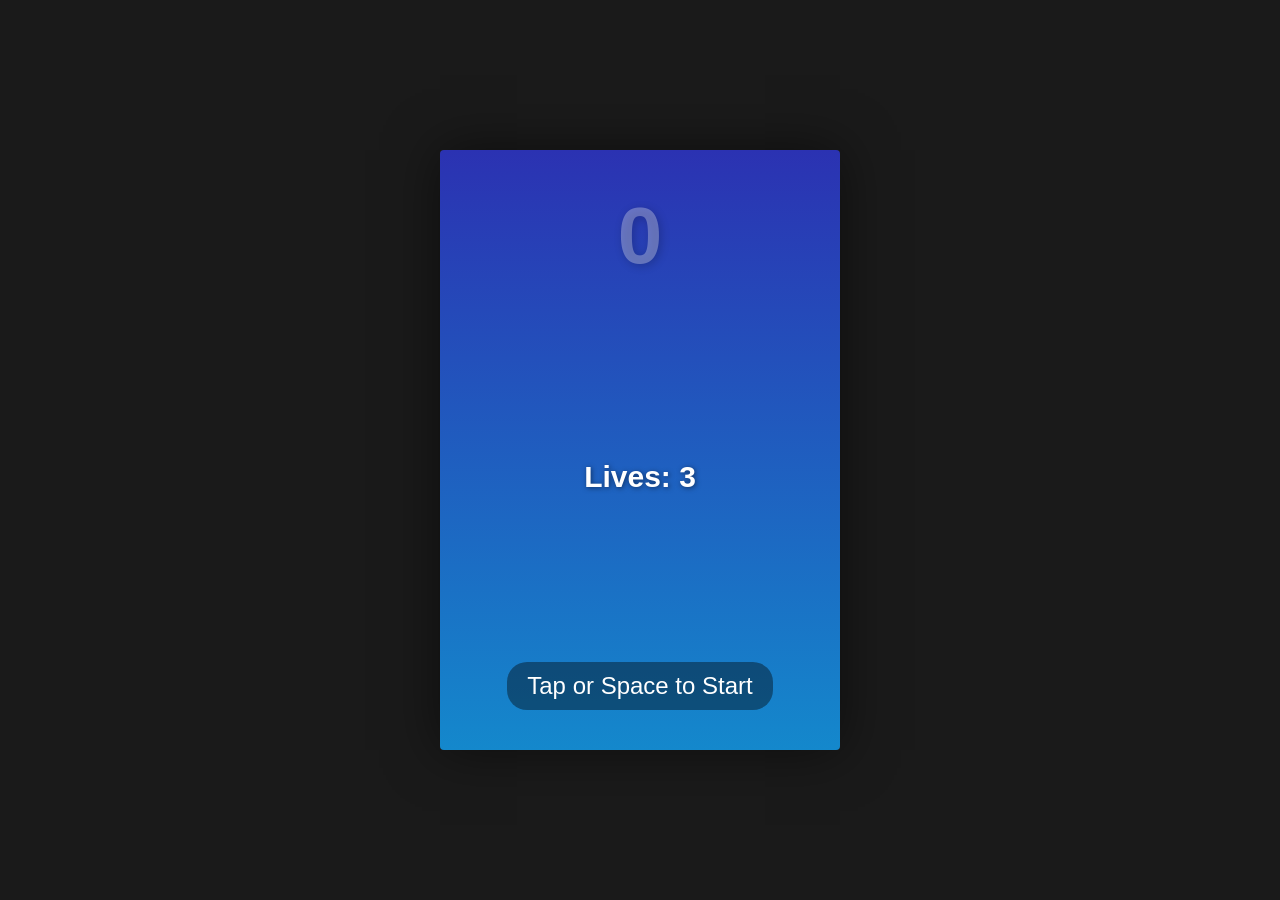
<file: game/3DStackGame/index.html>
<!DOCTYPE html>
<html lang="en">
<head>
    <meta charset="UTF-8">
    <meta name="viewport" content="width=device-width, initial-scale=1.0">
    <link rel="stylesheet" href="style.css">
    <title>3D Stack Game</title>
</head>
<body>

<div id="game-container">
    <canvas id="gameCanvas"></canvas>
    <div id="ui-layer">
        <div id="score">0</div>
        <div id="lives">Lives: 3</div>
        <div id="start-msg">Tap or Space to Start</div>
    </div>
</div>

<script src="script.js"></script>
</body>
</html>
</file>
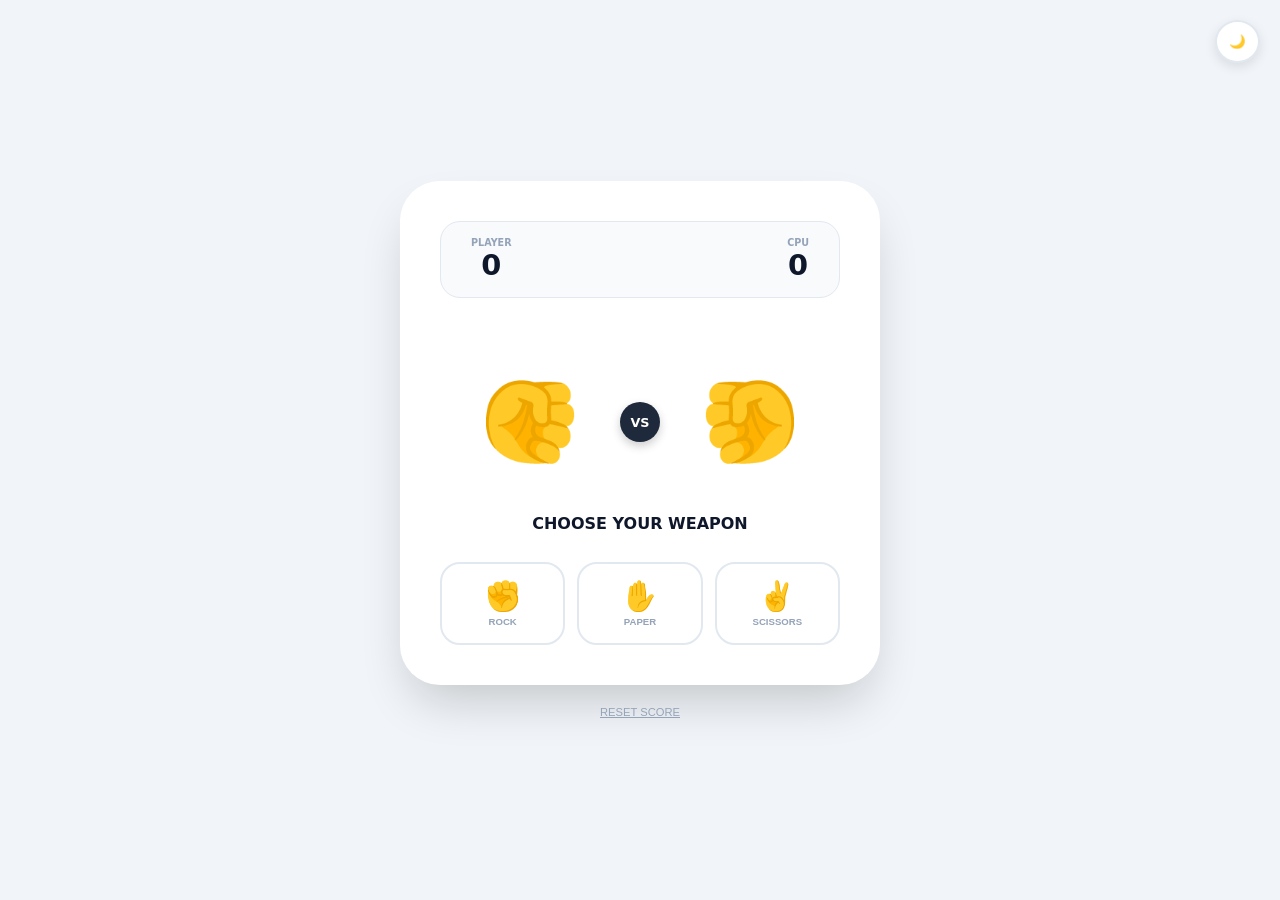
<file: game/RockPaperScissorsGame/index.html>
<!DOCTYPE html>
<html lang="en">
<head>
    <meta charset="UTF-8">
    <meta name="viewport" content="width=device-width, initial-scale=1.0">
    <title>Rock Paper Scissors Game</title>
    <link rel="stylesheet" href="style.css">
</head>
<body>

<div class="glow-overlay" id="glow"></div>
<button class="theme-toggle" onclick="toggleTheme()" id="theme-icon">🌙</button>

<div class="game-card">
    <div class="score-bar">
        <div>
            <div class="btn-text">PLAYER</div>
            <div id="p-score" class="score-val">0</div>
        </div>
        <div>
            <div class="btn-text">CPU</div>
            <div id="c-score" class="score-val">0</div>
        </div>
    </div>

    <div class="arena">
        <div id="p-hand" class="hand-icon">✊</div>
        <div class="vs-divider" id="vs-text">VS</div>
        <div id="c-hand" class="hand-icon">✊</div>
    </div>

    <div id="status" class="msg-area">CHOOSE YOUR WEAPON</div>

    <div class="btn-group">
        <button class="control-btn" onclick="playGame('rock')">
            <span class="btn-emoji">✊</span><span class="btn-text">ROCK</span>
        </button>
        <button class="control-btn" onclick="playGame('paper')">
            <span class="btn-emoji">✋</span><span class="btn-text">PAPER</span>
        </button>
        <button class="control-btn" onclick="playGame('scissors')">
            <span class="btn-emoji">✌️</span><span class="btn-text">SCISSORS</span>
        </button>
    </div>
</div>

<button class="reset-btn" onclick="resetGame()">RESET SCORE</button>

<script src="script.js"></script>
</body>
</html>
</file>
<file: game/3DStackGame/style.css>
body {
    margin: 0;
    overflow: hidden;
    background-color: #1a1a1a;
    font-family: 'Segoe UI', Tahoma, Geneva, Verdana, sans-serif;
    display: flex;
    justify-content: center;
    align-items: center;
    height: 100vh;
    touch-action: none;
    /* Prevent zoom on mobile taps */
}

#game-container {
    position: relative;
    box-shadow: 0 0 50px rgba(0, 0, 0, 0.5);
    width: 100%;
    max-width: 400px;
    aspect-ratio: 2/3;
    cursor: pointer;
}

/* If the screen is wider than the game aspect ratio (e.g. landscape), limit by height */
@media (min-aspect-ratio: 2/3) {
    #game-container {
        height: 100vh;
        max-height: 600px;
        width: auto;
    }
}

canvas {
    display: block;
    background: linear-gradient(to bottom, #2b32b2, #1488cc);
    border-radius: 4px;
    width: 100%;
    height: 100%;
}

#ui-layer {
    position: absolute;
    top: 0;
    left: 0;
    width: 100%;
    height: 100%;
    pointer-events: none;
    display: flex;
    flex-direction: column;
    justify-content: space-between;
    align-items: center;
    padding: 40px 0;
    box-sizing: border-box;
    user-select: none;
    -webkit-user-select: none;
}

#score {
    font-size: 80px;
    font-weight: bold;
    color: rgba(255, 255, 255, 0.3);
    text-shadow: 2px 2px 10px rgba(0, 0, 0, 0.2);
    transition: transform 0.1s;
}

#lives {
    font-size: 30px;
    color: white;
    font-weight: bold;
    text-shadow: 1px 1px 5px rgba(0, 0, 0, 0.5);
    margin-top: 10px;
}

#start-msg {
    font-size: 24px;
    color: white;
    background: rgba(0, 0, 0, 0.4);
    padding: 10px 20px;
    border-radius: 20px;
    animation: pulse 1.5s infinite;
}

@keyframes pulse {
    0% {
        opacity: 0.6;
        transform: scale(1);
    }

    50% {
        opacity: 1;
        transform: scale(1.05);
    }

    100% {
        opacity: 0.6;
        transform: scale(1);
    }
}

.shake {
    animation: shake 0.3s cubic-bezier(.36, .07, .19, .97) both;
}

@keyframes shake {

    10%,
    90% {
        transform: translate3d(-1px, 0, 0);
    }

    20%,
    80% {
        transform: translate3d(2px, 0, 0);
    }

    30%,
    50%,
    70% {
        transform: translate3d(-4px, 0, 0);
    }

    40%,
    60% {
        transform: translate3d(4px, 0, 0);
    }
}
</file>
<file: game/RockPaperScissorsGame/style.css>
:root {
    --bg-color: #f1f5f9;
    --card-bg: #ffffff;
    --primary: #4f46e5;
    --vs-bg: #1e293b;
    --text-main: #0f172a;
    --text-label: #94a3b8;
    --score-bg: #f8fafc;
    --border-color: #e2e8f0;
    --btn-bg: #ffffff;
    --btn-hover: #eef2ff;
}

body.dark-mode {
    --bg-color: #0f172a;
    --card-bg: #1e293b;
    --primary: #818cf8;
    --vs-bg: #4f46e5;
    --text-main: #f1f5f9;
    --text-label: #64748b;
    --score-bg: #0f172a;
    --border-color: #334155;
    --btn-bg: #334155;
    --btn-hover: #475569;
}

body {
    background-color: var(--bg-color);
    margin: 0;
    height: 100vh;
    display: flex;
    flex-direction: column;
    justify-content: center;
    align-items: center;
    font-family: 'Inter', system-ui, sans-serif;
    transition: all 0.3s ease;
    overflow: hidden;
}

.glow-overlay {
    position: fixed;
    width: 100vw;
    height: 100vh;
    background: radial-gradient(circle, transparent 0%, transparent 70%);
    z-index: -1;
    transition: background 0.4s ease;
}

.theme-toggle {
    position: fixed;
    top: 20px;
    right: 20px;
    background: var(--card-bg);
    border: 2px solid var(--border-color);
    padding: 12px;
    border-radius: 50%;
    cursor: pointer;
    box-shadow: 0 4px 12px rgba(0, 0, 0, 0.1);
    z-index: 100;
}

.game-card {
    background: var(--card-bg);
    padding: 2.5rem;
    border-radius: 40px;
    box-shadow: 0 25px 50px -12px rgba(0, 0, 0, 0.2);
    width: 90%;
    max-width: 400px;
    text-align: center;
}

.score-bar {
    display: flex;
    justify-content: space-between;
    background: var(--score-bg);
    padding: 15px 30px;
    border-radius: 20px;
    margin-bottom: 2rem;
    border: 1px solid var(--border-color);
}

.score-val {
    font-size: 1.8rem;
    font-weight: 900;
    color: var(--text-main);
}

.arena {
    display: flex;
    justify-content: space-between;
    /* Changed to space-between for VS centering */
    align-items: center;
    padding: 2rem 0;
    min-height: 120px;
    position: relative;
}

/* VS Divider Styling */
.vs-divider {
    background: var(--vs-bg);
    color: white;
    width: 40px;
    height: 40px;
    display: flex;
    align-items: center;
    justify-content: center;
    border-radius: 50%;
    font-weight: 900;
    font-size: 0.8rem;
    box-shadow: 0 4px 10px rgba(0, 0, 0, 0.2);
    z-index: 2;
    transition: transform 0.2s cubic-bezier(0.175, 0.885, 0.32, 1.275);
}

.vs-clash {
    transform: scale(1.3);
}

.hand-icon {
    font-size: 80px;
    transition: transform 0.1s ease;
    flex: 1;
}

/* FIX: Hand Mirroring Logic */
#p-hand {
    transform: scaleX(-1) rotate(-90deg);
}

#c-hand {
    transform: rotate(-90deg);
}

.shake-p {
    animation: shakePlayer 0.4s ease infinite;
}

.shake-c {
    animation: shakeCPU 0.4s ease infinite;
}

@keyframes shakePlayer {

    0%,
    100% {
        transform: scaleX(-1) translateY(0) rotate(-90deg);
    }

    50% {
        transform: scaleX(-1) translateY(-30px) rotate(-70deg);
    }
}

@keyframes shakeCPU {

    0%,
    100% {
        transform: translateY(0) rotate(-90deg);
    }

    50% {
        transform: translateY(-30px) rotate(-70deg);
    }
}

.msg-area {
    font-weight: 800;
    margin-bottom: 1.5rem;
    min-height: 1.5rem;
    color: var(--text-main);
}

.btn-group {
    display: grid;
    grid-template-columns: repeat(3, 1fr);
    gap: 12px;
}

.control-btn {
    background: var(--btn-bg);
    border: 2px solid var(--border-color);
    padding: 15px 5px;
    border-radius: 20px;
    cursor: pointer;
    transition: all 0.2s ease;
}

.control-btn:hover:not(:disabled) {
    border-color: var(--primary);
    transform: translateY(-4px);
}

.btn-emoji {
    font-size: 1.8rem;
    display: block;
}

.btn-text {
    font-size: 0.6rem;
    font-weight: 800;
    color: var(--text-label);
}

.reset-btn {
    margin-top: 20px;
    background: transparent;
    border: none;
    color: var(--text-label);
    cursor: pointer;
    font-size: 0.7rem;
    text-decoration: underline;
}
</file>
